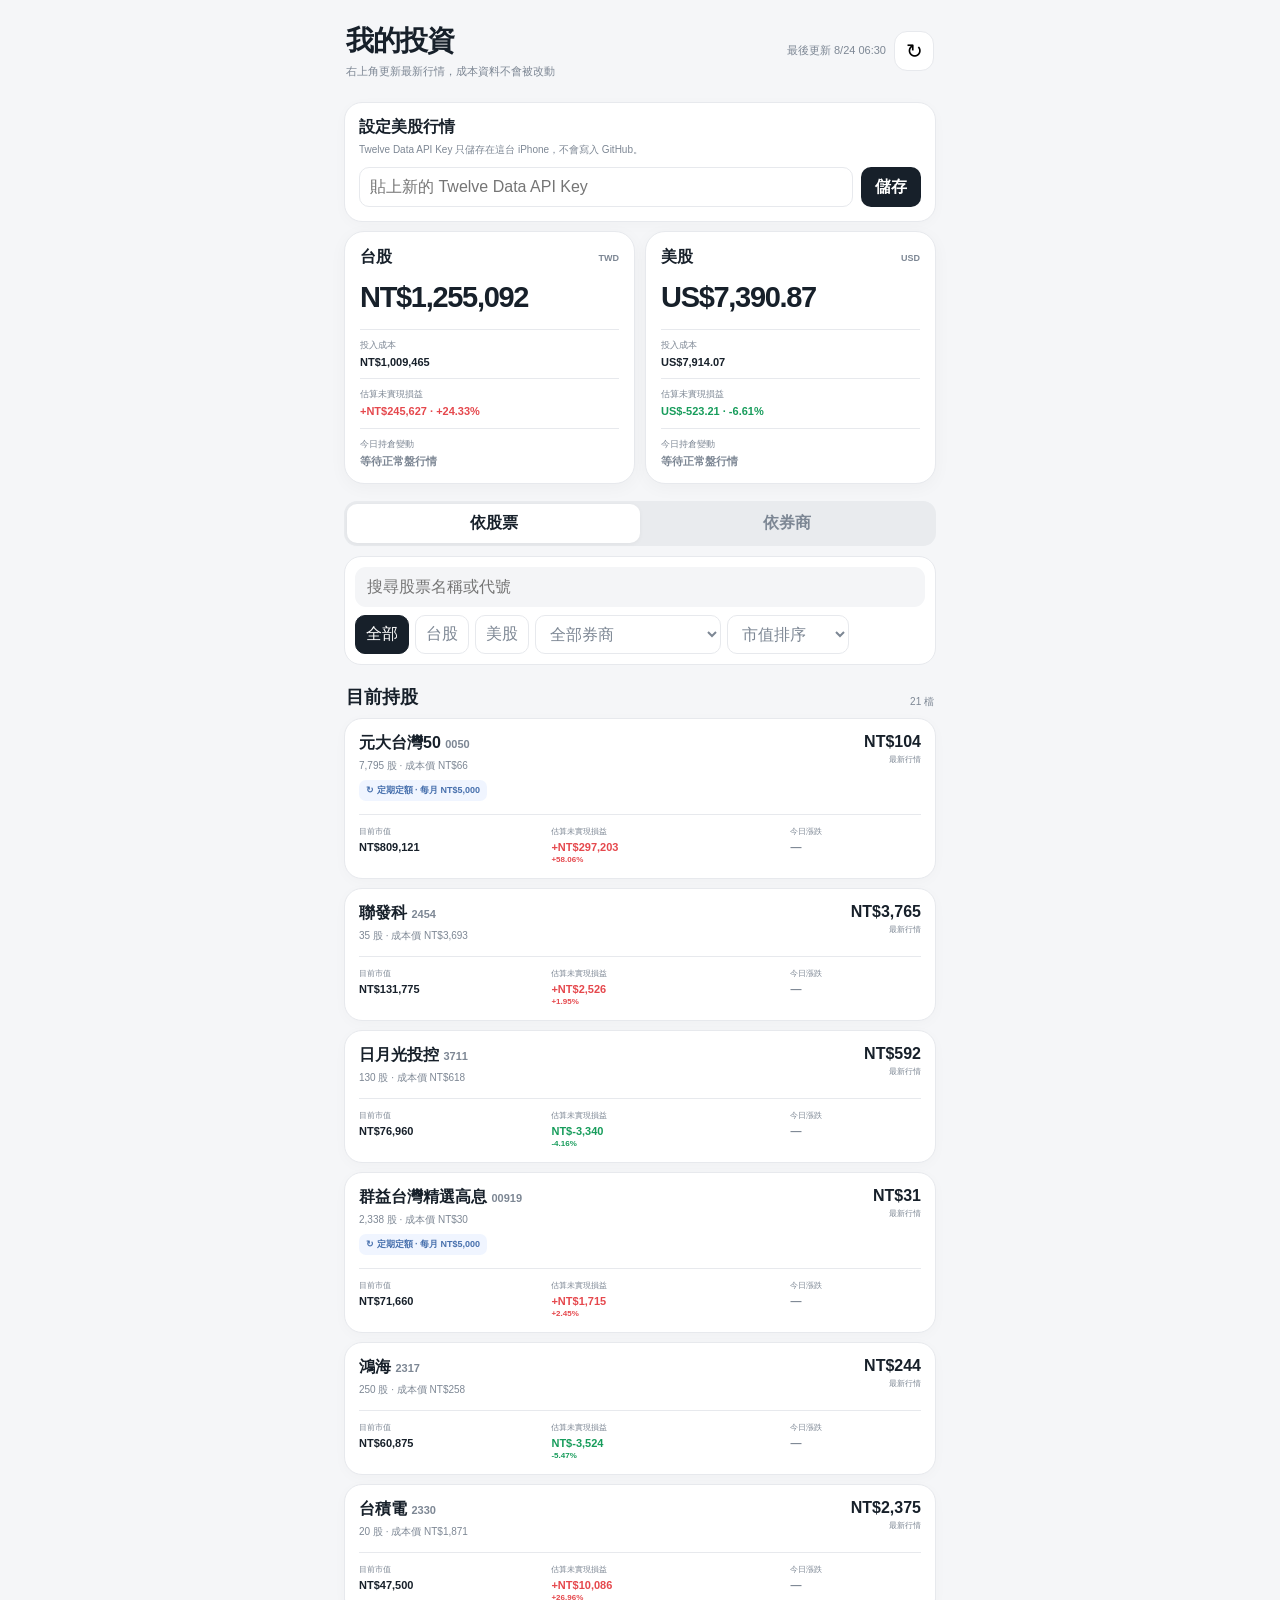
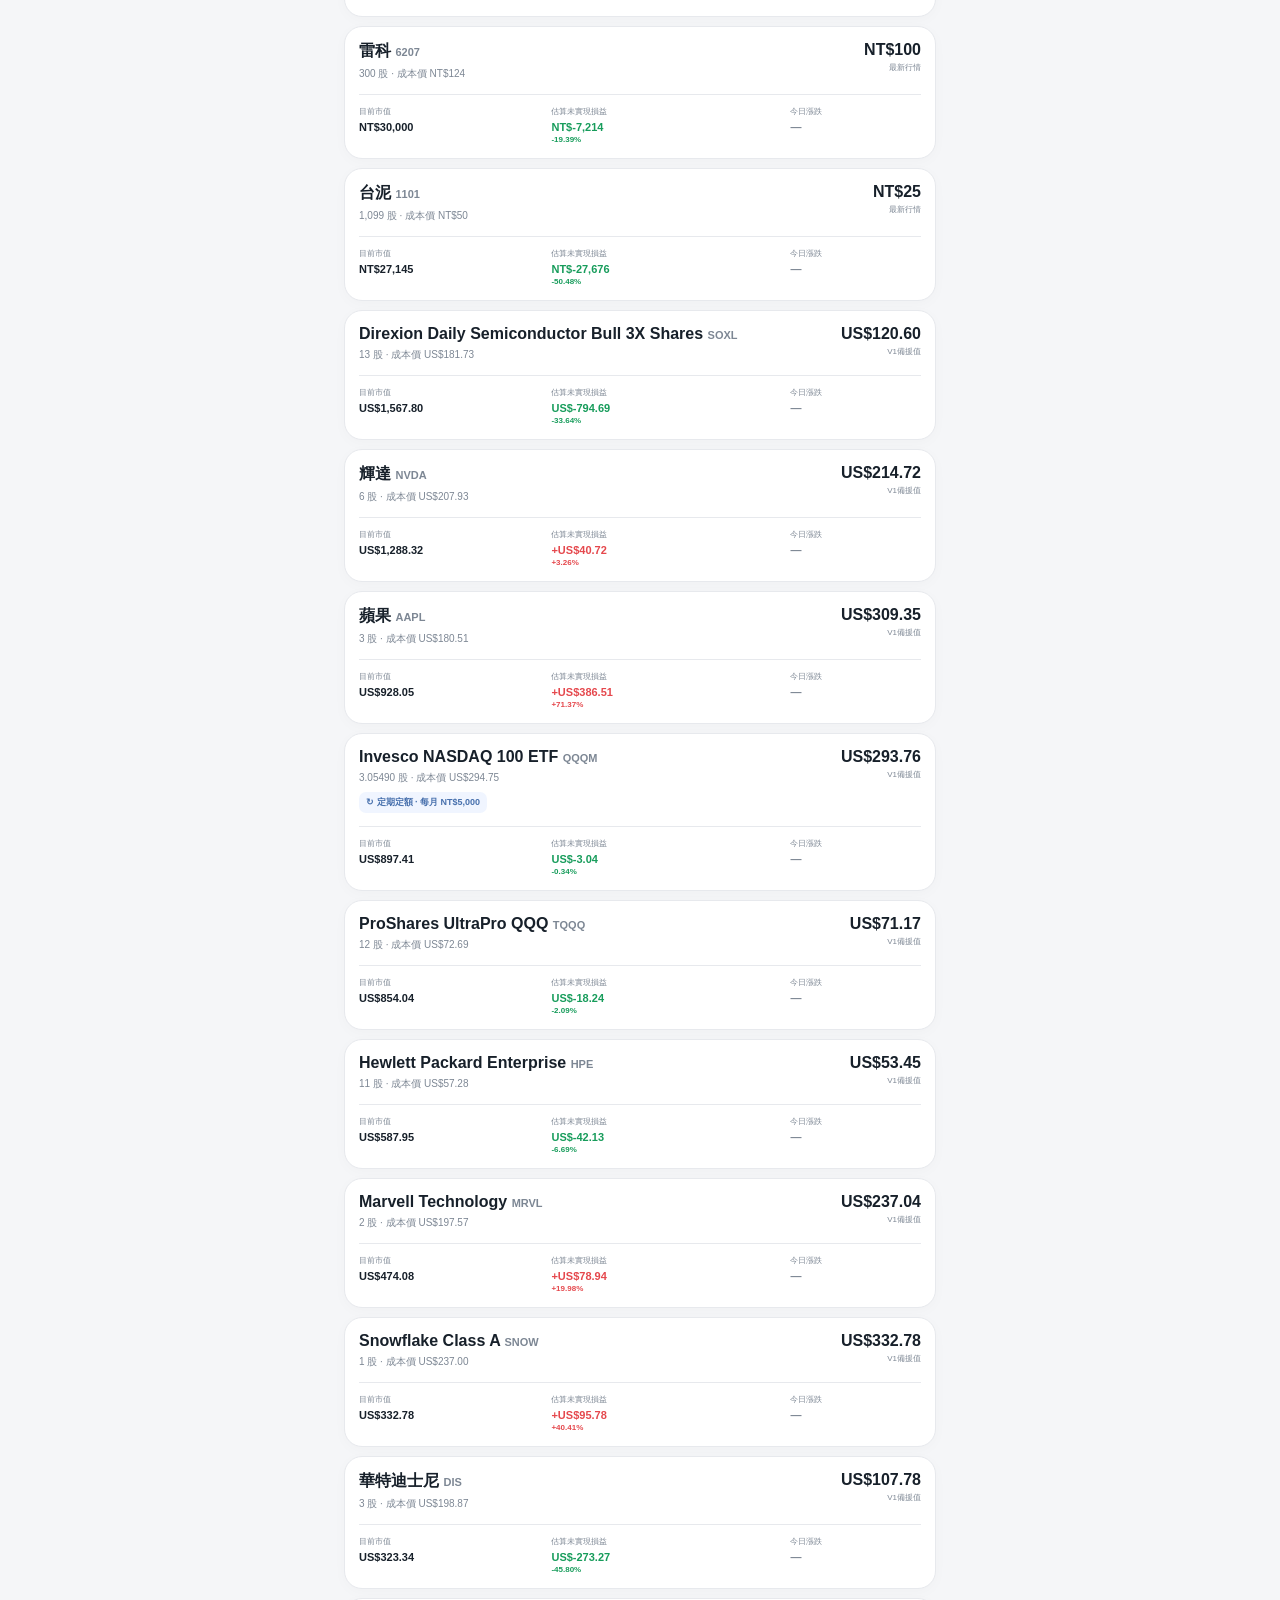
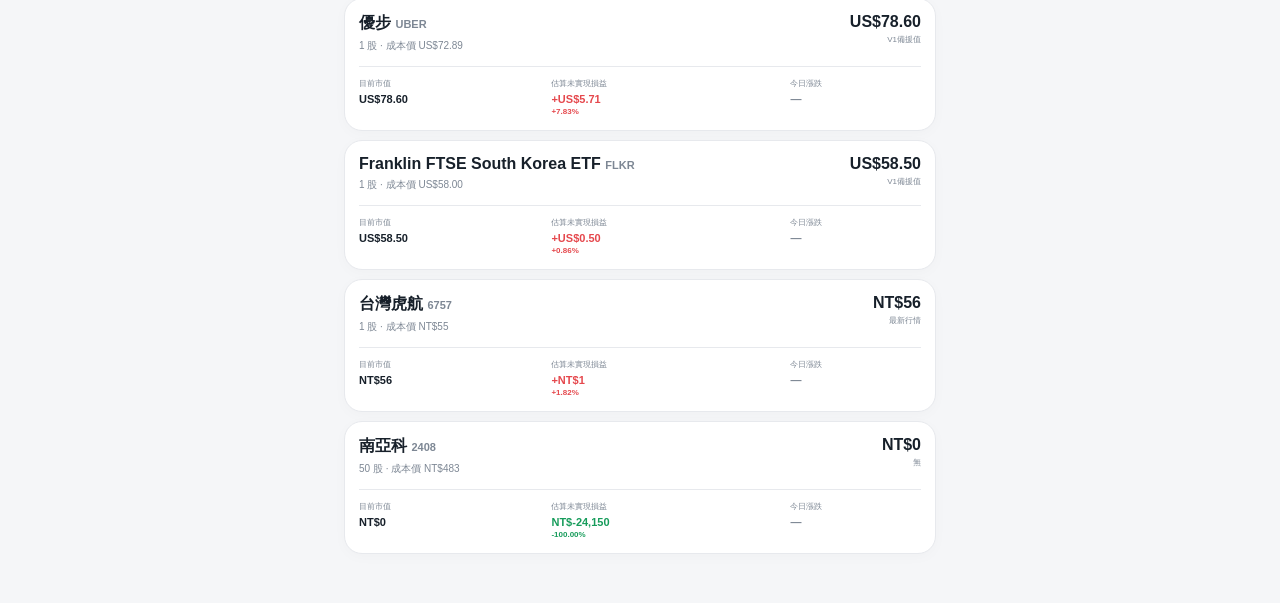
<file: index.html>
<!doctype html><html lang="zh-Hant"><head><meta charset="utf-8"><meta name="viewport" content="width=device-width,initial-scale=1,viewport-fit=cover"><meta name="theme-color" content="#081019"><link rel="manifest" href="manifest.webmanifest"><link rel="stylesheet" href="app.css"><title>Investfolio</title></head><body><main class="wrap" id="app"></main><script src="app.js"></script><script src="manual-prices-20260824.js?v=1"></script><script src="holdings-update-20260825.js?v=1"></script></body></html>
</file>
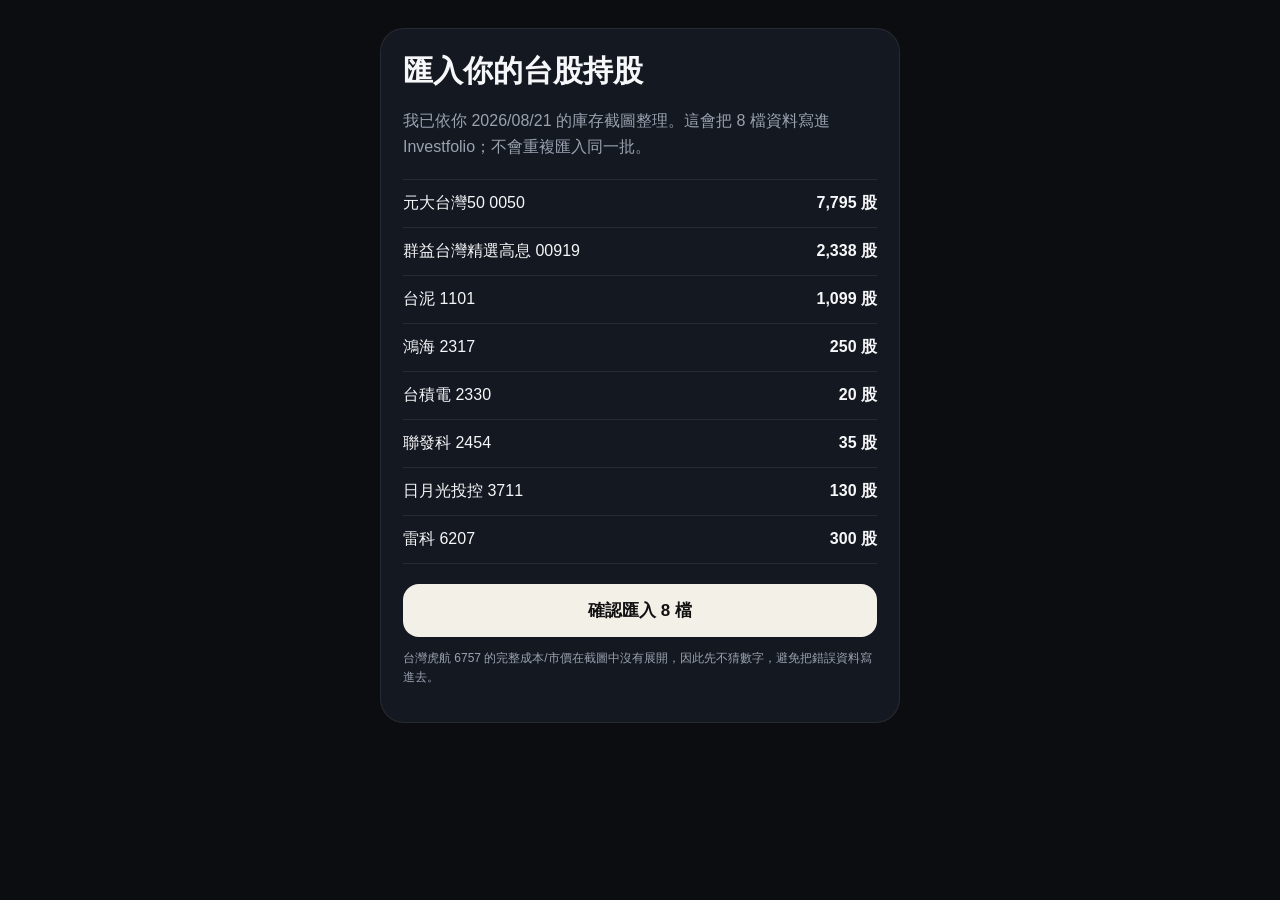
<file: import-portfolio.html>
<!doctype html><html lang="zh-Hant"><head><meta charset="utf-8"><meta name="viewport" content="width=device-width,initial-scale=1,viewport-fit=cover"><meta name="theme-color" content="#0f1115"><title>匯入持股</title><style>body{margin:0;background:#0b0d11;color:#f6f7f9;font-family:-apple-system,BlinkMacSystemFont,"Noto Sans TC",sans-serif}.w{max-width:520px;margin:auto;padding:calc(28px + env(safe-area-inset-top)) 20px}.card{background:#141821;border:1px solid rgba(255,255,255,.08);border-radius:24px;padding:22px}h1{font-size:30px;margin:0 0 10px}p{color:#9aa2b0;line-height:1.6}.list{margin:20px 0;border-top:1px solid rgba(255,255,255,.08)}.r{display:flex;justify-content:space-between;padding:13px 0;border-bottom:1px solid rgba(255,255,255,.08)}button{width:100%;border:0;border-radius:16px;padding:15px;font-size:17px;font-weight:700;background:#f3f0e8;color:#111}.note{font-size:12px}</style></head><body><div class="w"><div class="card"><h1>匯入你的台股持股</h1><p>我已依你 2026/08/21 的庫存截圖整理。這會把 8 檔資料寫進 Investfolio；不會重複匯入同一批。</p><div class="list" id="list"></div><button onclick="go()">確認匯入 8 檔</button><p class="note">台灣虎航 6757 的完整成本/市價在截圖中沒有展開，因此先不猜數字，避免把錯誤資料寫進去。</p></div></div><script>
const items=[
['0050','元大台灣50',7795,65.65,511918,104.65],
['00919','群益台灣精選高息',2338,29.91,69945,30.8],
['1101','台泥',1099,49.88,54821,24.85],
['2317','鴻海',250,257.5,64399,245.5],
['2330','台積電',20,1870,37414,2410],
['2454','聯發科',35,3691.43,129249,3790],
['3711','日月光投控',130,617.46,80300,587],
['6207','雷科',300,124,37214,103.5]
];
document.getElementById('list').innerHTML=items.map(x=>`<div class="r"><span>${x[1]} ${x[0]}</span><strong>${x[2].toLocaleString()} 股</strong></div>`).join('');
function go(){const key='investfolio_v1';let s;try{s=JSON.parse(localStorage.getItem(key)||'{}')}catch(e){s={}};s.transactions=s.transactions||[];s.brokers=s.brokers||[];s.quotes=s.quotes||{};s.settings=s.settings||{finmindToken:'',twelveKey:'',usdTwd:31.2};const batch='screenshot-20260821';if(!s.transactions.some(t=>t.importBatch===batch)){const broker='原券商（館前分公司）';if(!s.brokers.includes(broker))s.brokers.push(broker);for(const x of items){const [symbol,name,qty,avg,cost,current]=x;const fee=Number((cost-qty*avg).toFixed(2));s.transactions.push({id:batch+'-'+symbol,importBatch:batch,market:'TW',type:'BUY',symbol,name,broker,date:'2026-08-21',qty,price:avg,fee,amount:0,fx:1});s.quotes['TW|'+symbol]={price:current,updated:'2026-08-21T15:14:00+08:00'}}localStorage.setItem(key,JSON.stringify(s))}location.href='./';}
</script></body></html>
</file>
<file: app.css>
:root{--bg:#f5f6f8;--card:#fff;--text:#17202a;--muted:#7d8794;--line:#e7e9ed;--up:#e5484d;--down:#179c5b;--accent:#17202a}*{box-sizing:border-box}html,body{margin:0;background:var(--bg);color:var(--text);font-family:-apple-system,BlinkMacSystemFont,"SF Pro Display","Noto Sans TC",sans-serif}body{min-height:100vh}.wrap{max-width:620px;margin:auto;padding:calc(18px + env(safe-area-inset-top)) 14px calc(40px + env(safe-area-inset-bottom))}button,input,select{font:inherit}header{display:flex;align-items:center;justify-content:space-between;padding:4px 2px 14px}h1{font-size:28px;margin:0;letter-spacing:-.04em}header p{margin:4px 0 0;color:var(--muted);font-size:11px}.refresh{width:40px;height:40px;border:1px solid var(--line);border-radius:13px;background:#fff;font-size:20px}.marketGrid{display:grid;grid-template-columns:1fr 1fr;gap:10px}.marketCard{background:var(--card);border:1px solid var(--line);border-radius:20px;padding:15px;min-width:0;box-shadow:0 4px 18px rgba(25,32,40,.035)}.marketTitle{display:flex;justify-content:space-between;align-items:center;font-weight:750}.marketTitle small{font-size:9px;color:var(--muted);font-weight:600}.marketValue{font-size:clamp(20px,6.2vw,29px);font-weight:850;letter-spacing:-.045em;margin:13px 0 15px;white-space:nowrap}.metric{border-top:1px solid var(--line);padding-top:9px;margin-top:9px}.metric span{display:block;color:var(--muted);font-size:9px;margin-bottom:3px}.metric b{display:block;font-size:11px;line-height:1.3;overflow-wrap:anywhere}.up{color:var(--up)!important}.down{color:var(--down)!important}.muted{color:var(--muted)!important}.viewSwitch{display:grid;grid-template-columns:1fr 1fr;background:#e9ebee;border-radius:13px;padding:3px;margin:17px 0 10px}.viewSwitch button{border:0;background:transparent;color:var(--muted);padding:9px;border-radius:10px;font-weight:700}.viewSwitch button.active{background:#fff;color:var(--text);box-shadow:0 1px 5px #0000000c}.controls{background:#fff;border:1px solid var(--line);border-radius:17px;padding:10px}.controls input{width:100%;border:0;background:#f4f5f7;border-radius:11px;padding:11px 12px;outline:0}.chips{display:flex;gap:6px;overflow-x:auto;margin-top:8px}.chips button,.chips select{border:1px solid var(--line);background:#fff;color:var(--muted);border-radius:10px;padding:8px 10px;white-space:nowrap}.chips button.active{background:var(--accent);border-color:var(--accent);color:#fff}.listTitle{display:flex;justify-content:space-between;align-items:end;margin:20px 2px 9px}.listTitle strong{font-size:18px}.listTitle span{font-size:10px;color:var(--muted)}.stockCard,.brokerGroup{background:#fff;border:1px solid var(--line);border-radius:18px;padding:14px;margin:9px 0;box-shadow:0 3px 14px rgba(25,32,40,.025)}.stockTop{display:flex;justify-content:space-between;gap:12px}.stockName{font-size:16px;font-weight:800}.stockName span{font-size:11px;color:var(--muted);font-weight:650}.stockMeta{font-size:10px;color:var(--muted);margin-top:5px}.recurring{display:inline-block;margin-top:7px;padding:4px 7px;border-radius:7px;background:#f0f5ff;color:#4770ad;font-size:9px;font-weight:700}.stockPrice{text-align:right;white-space:nowrap}.stockPrice strong{display:block;font-size:16px}.stockPrice span{display:block;color:var(--muted);font-size:8px;margin-top:3px}.stockNumbers{display:grid;grid-template-columns:1fr 1.25fr .7fr;gap:6px;margin-top:13px;padding-top:11px;border-top:1px solid var(--line)}.stockNumbers span{display:block;color:var(--muted);font-size:8px}.stockNumbers b{display:block;font-size:11px;margin-top:4px}.stockNumbers small{display:block;font-size:8px;margin-top:2px}.stockDetail{border-top:1px solid var(--line);margin-top:13px;padding-top:6px}.brokerLine{display:flex;justify-content:space-between;gap:12px;padding:9px 2px;border-bottom:1px solid #f0f1f3}.brokerLine div:last-child{text-align:right}.brokerLine strong,.brokerLine b{display:block;font-size:11px}.brokerLine span{display:block;color:var(--muted);font-size:9px;margin-top:3px}.audit{display:grid;grid-template-columns:1fr auto;gap:6px 12px;background:#f7f8fa;border-radius:11px;padding:10px;margin-top:9px}.audit span{font-size:9px;color:var(--muted)}.audit b{font-size:9px}.brokerGroup h3{margin:0;font-size:16px}.brokerTotal{display:flex;justify-content:space-between;color:var(--muted);font-size:10px;margin:9px 0 5px}.brokerTotal b{color:var(--text);font-size:13px}.brokerHolding{display:flex;justify-content:space-between;gap:10px;border-top:1px solid var(--line);padding:10px 0;font-size:11px}.brokerHolding small{color:var(--muted)}@media(max-width:390px){.wrap{padding-left:10px;padding-right:10px}.marketGrid{gap:7px}.marketCard{padding:12px}.marketValue{font-size:20px}.metric b{font-size:10px}.stockCard{padding:12px}}
</file>
